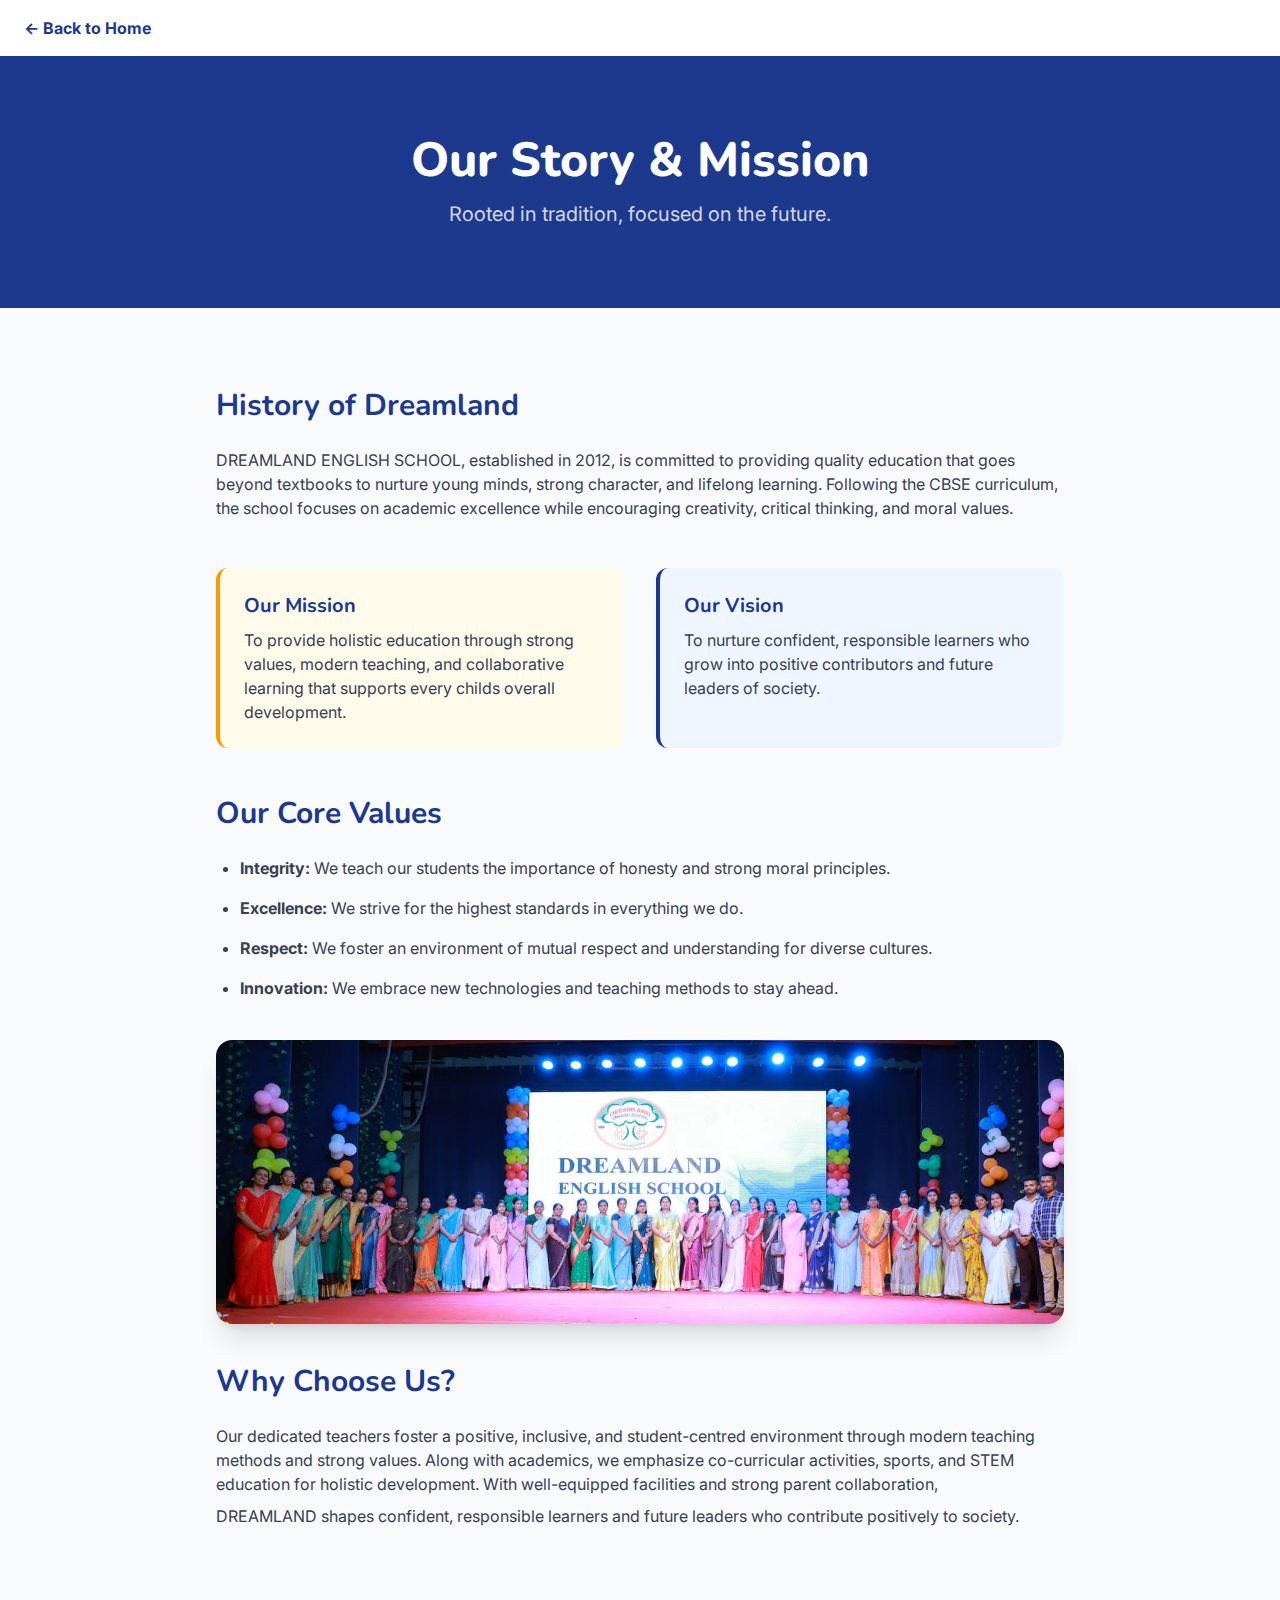
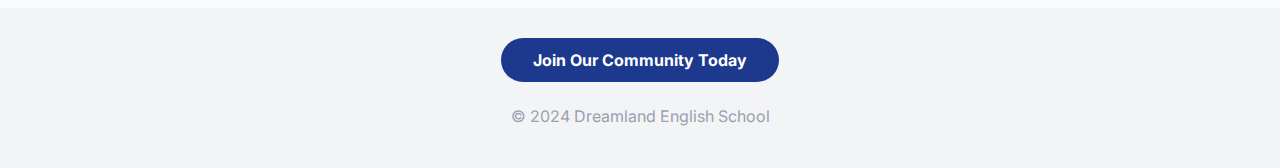
<file: about.html>
<!DOCTYPE html>
<html lang="en">
  <head>
    <meta charset="UTF-8" />
    <meta name="viewport" content="width=device-width, initial-scale=1.0" />
    <title>About Us | Dreamland English School</title>
    <link href="./src/output.css" rel="stylesheet" />
    <link rel="icon" type="image/png" href="./Assets/Logo/LogowithBg 1.png" />
    <link
      href="https://fonts.googleapis.com/css2?family=Inter:wght@300;400;600&family=Nunito:wght@700;800&display=swap"
      rel="stylesheet"
    />
    <style>
      body {
        font-family: "Inter", sans-serif;
      }
      h1,
      h2,
      h3,
      .font-heading {
        font-family: "Nunito", sans-serif;
      }
    </style>
  </head>
  <body class="bg-gray-50">
    <nav class="bg-white shadow-md">
      <div class="container mx-auto px-6 py-4">
        <a href="index.html" class="text-blue-900 font-bold"
          >&larr; Back to Home</a
        >
      </div>
    </nav>

    <header class="bg-blue-900 text-white py-20 text-center">
      <h1 class="text-5xl font-extrabold mb-4">Our Story & Mission</h1>
      <p class="text-xl opacity-80">
        Rooted in tradition, focused on the future.
      </p>
    </header>

    <section class="container mx-auto px-6 py-20 max-w-4xl">
      <div class="prose prose-lg text-gray-700">
        <h2 class="text-3xl font-bold text-blue-900 mb-6">
          History of Dreamland
        </h2>
        <p class="mb-8">
          DREAMLAND ENGLISH SCHOOL, established in 2012, is committed to
          providing quality education that goes beyond textbooks to nurture
          young minds, strong character, and lifelong learning. Following the
          CBSE curriculum, the school focuses on academic excellence while
          encouraging creativity, critical thinking, and moral values.
        </p>

        <div class="grid md:grid-cols-2 gap-8 my-12">
          <div class="bg-amber-50 p-6 rounded-xl border-l-4 border-amber-500">
            <h3 class="text-xl font-bold text-blue-900 mb-2">Our Mission</h3>
            <p>
              To provide holistic education through strong values, modern
              teaching, and collaborative learning that supports every childs
              overall development.
            </p>
          </div>
          <div class="bg-blue-50 p-6 rounded-xl border-l-4 border-blue-900">
            <h3 class="text-xl font-bold text-blue-900 mb-2">Our Vision</h3>
            <p>
              To nurture confident, responsible learners who grow into positive
              contributors and future leaders of society.
            </p>
          </div>
        </div>

        <h2 class="text-3xl font-bold text-blue-900 mb-6">Our Core Values</h2>
        <ul class="list-disc pl-6 space-y-4 mb-8">
          <li>
            <strong>Integrity:</strong> We teach our students the importance of
            honesty and strong moral principles.
          </li>
          <li>
            <strong>Excellence:</strong> We strive for the highest standards in
            everything we do.
          </li>
          <li>
            <strong>Respect:</strong> We foster an environment of mutual respect
            and understanding for diverse cultures.
          </li>
          <li>
            <strong>Innovation:</strong> We embrace new technologies and
            teaching methods to stay ahead.
          </li>
        </ul>

        <img
          src="./Assets/schoolImages/about.jpg"
          class="rounded-2xl shadow-xl my-10"
          alt="Students in library"
        />

        <h2 class="text-3xl font-bold text-blue-900 mb-6">Why Choose Us?</h2>
        <p>
          Our dedicated teachers foster a positive, inclusive, and
          student-centred environment through modern teaching methods and strong
          values. Along with academics, we emphasize co-curricular activities,
          sports, and STEM education for holistic development. With
          well-equipped facilities and strong parent collaboration,
        </p>
        <p class="mt-2">
          DREAMLAND shapes confident, responsible learners and future leaders
          who contribute positively to society.
        </p>
      </div>
    </section>

    <footer class="bg-gray-100 py-10 text-center">
      <a
        href="index.html#contact"
        class="bg-blue-900 text-white px-8 py-3 rounded-full font-bold"
        >Join Our Community Today</a
      >
      <p class="mt-8 text-gray-400">&copy; 2024 Dreamland English School</p>
    </footer>
  </body>
</html>
</file>
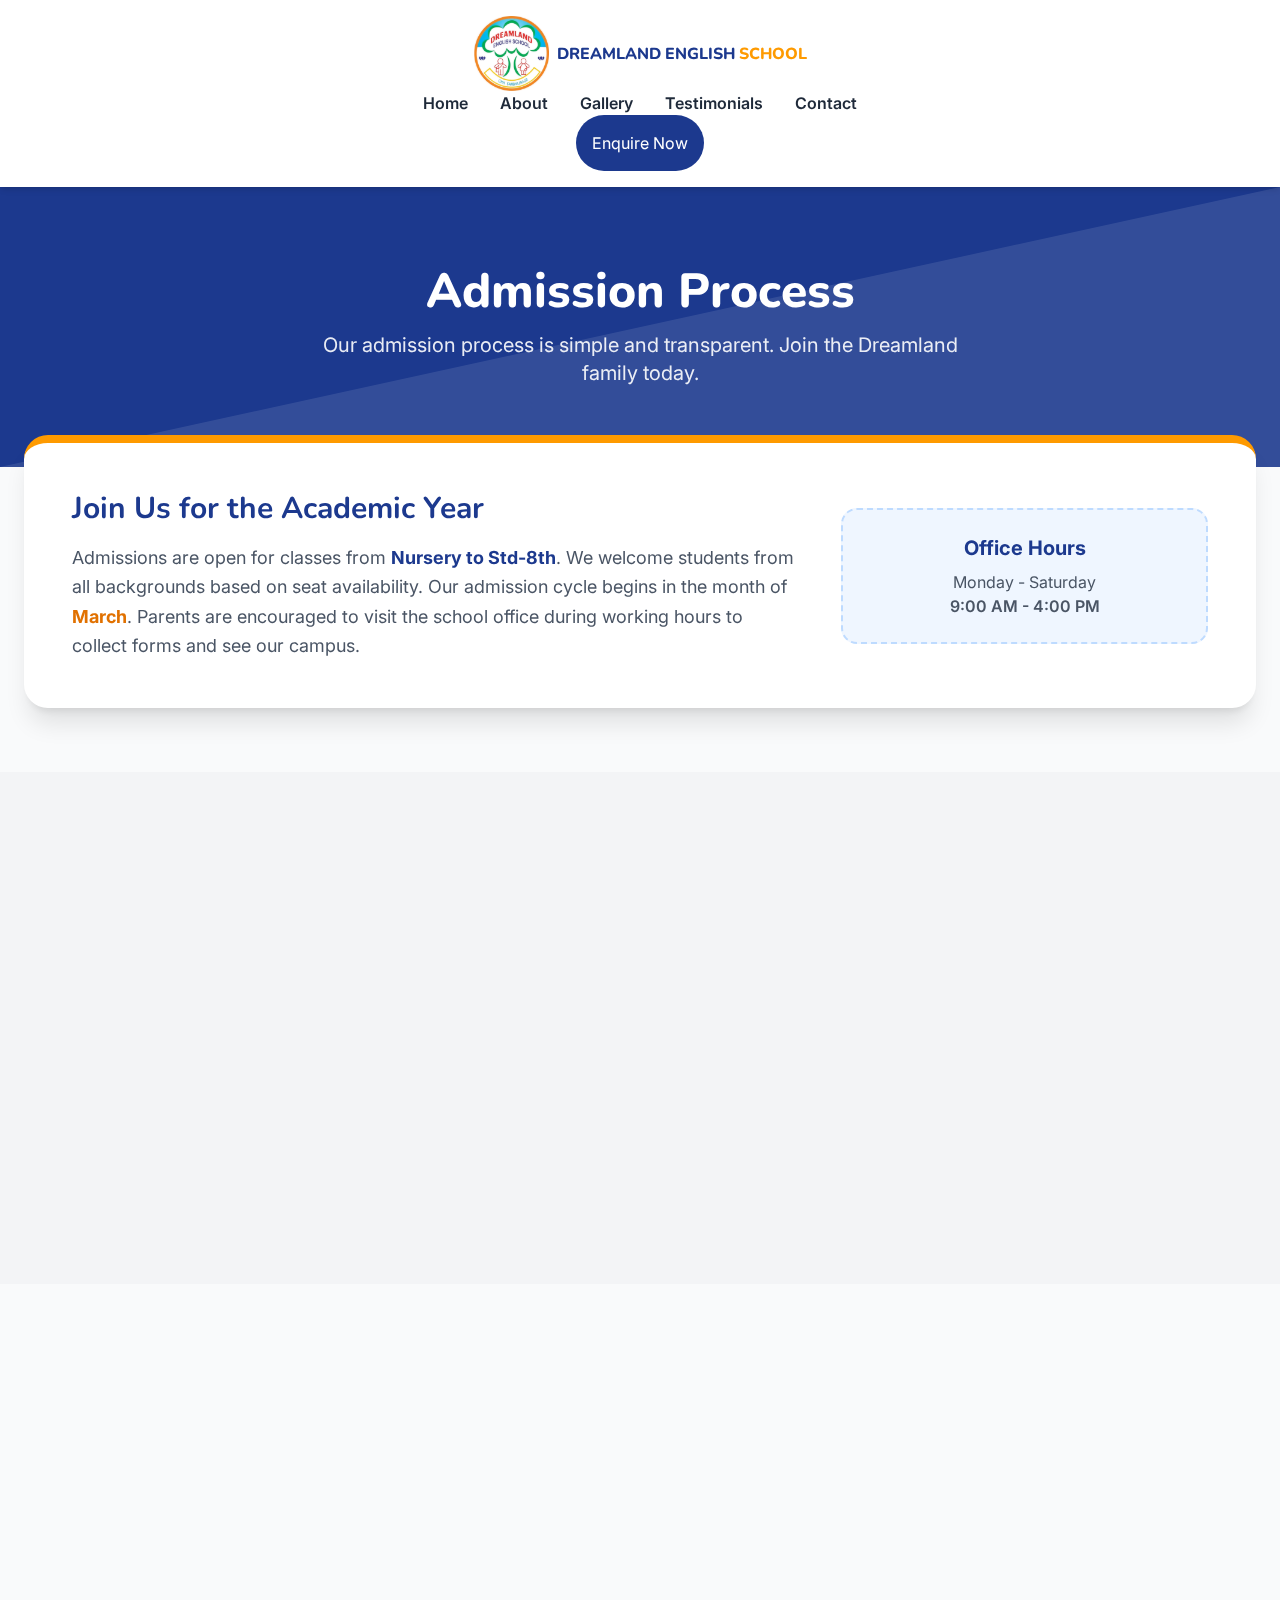
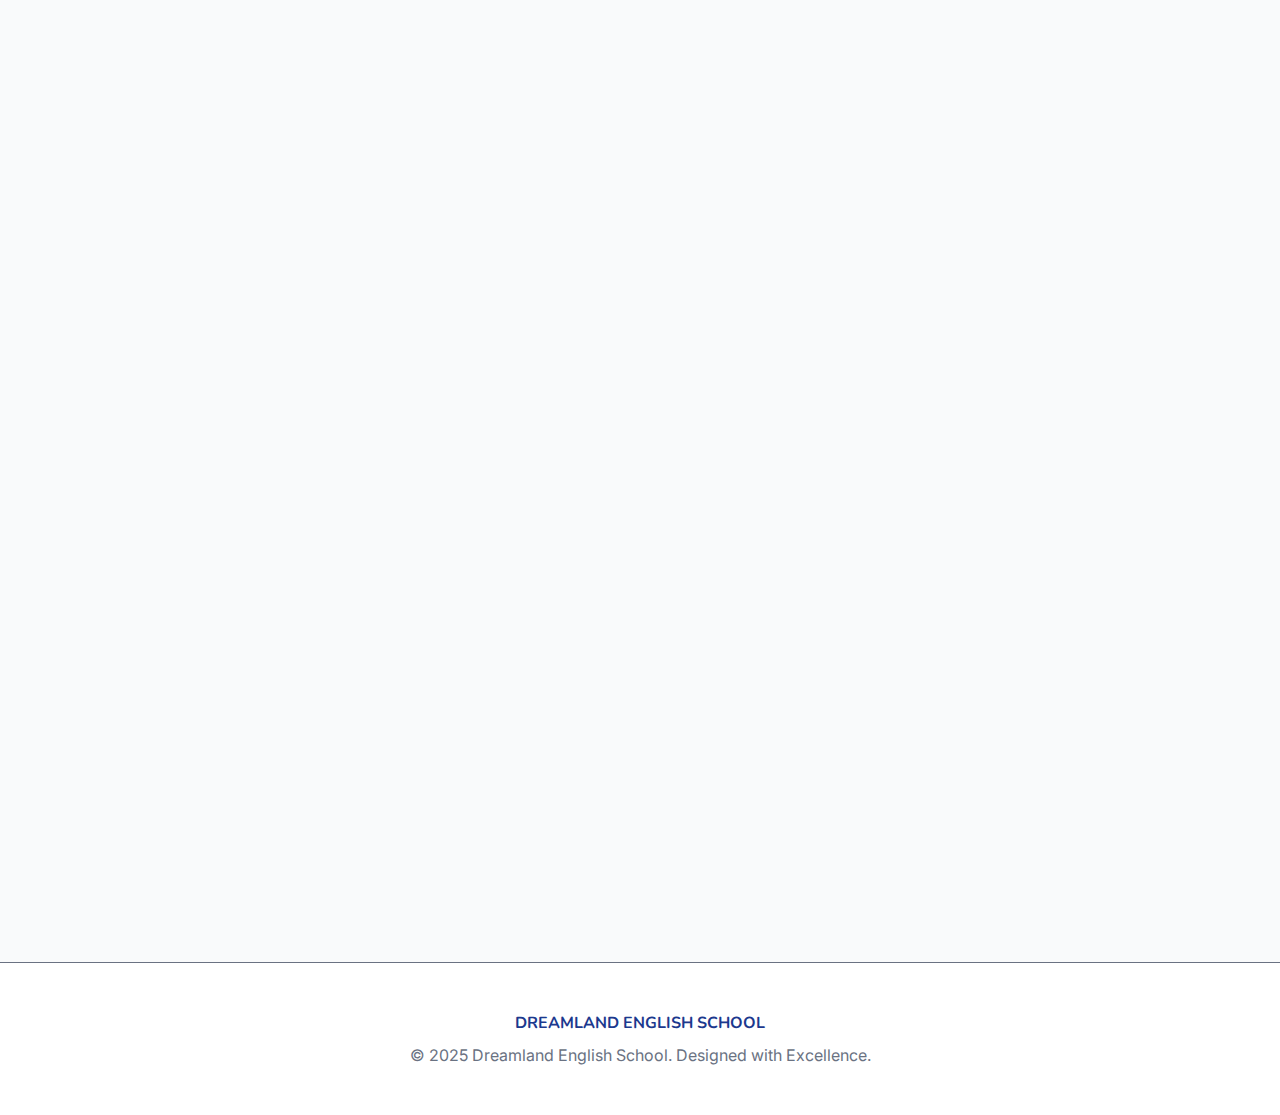
<file: admission-process.html>
<!DOCTYPE html>
<html lang="en">
  <head>
    <meta charset="UTF-8" />
    <meta name="viewport" content="width=device-width, initial-scale=1.0" />
    <title>Admissions | Dreamland English School</title>
    <link href="./src/output.css" rel="stylesheet" />
    <link rel="icon" type="image/png" href="./Assets/Logo/LogowithBg 1.png" />
    <!-- Fonts -->
    <link
      href="https://fonts.googleapis.com/css2?family=Inter:wght@300;400;600&family=Nunito:wght@700;800&display=swap"
      rel="stylesheet"
    />
    <!-- AOS CSS -->
    <link href="https://unpkg.com/aos@2.3.1/dist/aos.css" rel="stylesheet" />

    <style>
      body {
        font-family: "Inter", sans-serif;
      }
      h1,
      h2,
      h3,
      h4,
      .font-heading {
        font-family: "Nunito", sans-serif;
      }
      .step-card:hover .step-number {
        transform: scale(1.2) rotate(10deg);
      }
    </style>
  </head>
  <body class="bg-gray-50 text-gray-800 overflow-x-hidden">
    <!-- Navigation (Consistent with Home) -->

    <nav class="bg-white shadow-md sticky top-0 z-50 overflow-x-hidden">
      <div
        class="container mx-auto px-6 py-4 flex flex-col sm:flex-row justify-around md:justify-between items-center"
      >
        <div class="flex items-center gap-2">
          <img src="./Assets/Logo/DreamlandLogo.svg" alt="" class="w-[75px]" />
          <a
            href="#"
            class="text-md sm:text-xl font-extrabold text-blue-900 font-heading whitespace-nowrap"
          >
            DREAMLAND ENGLISH <span class="text-amber-500">SCHOOL</span>
          </a>
        </div>
        <div class="hidden md:flex space-x-8 font-semibold">
          <a href="#home" class="hover:text-blue-600 transition">Home</a>
          <a href="#about" class="hover:text-blue-600 transition">About</a>
          <a href="#gallery" class="hover:text-blue-600 transition">Gallery</a>
          <a href="#testimonials" class="hover:text-blue-600 transition"
            >Testimonials</a
          >
          <a href="#contact" class="hover:text-blue-600 transition">Contact</a>
        </div>
        <div
          class="bg-blue-900 inline-block p-4 rounded-full text-white text-md whitespace-nowrap"
        >
          <a href="index.html#contact">Enquire Now</a>
        </div>
      </div>
    </nav>

    <!-- Page Header -->
    <header
      class="bg-blue-900 py-20 text-center text-white relative overflow-hidden"
    >
      <div class="absolute inset-0 opacity-10">
        <svg
          class="w-full h-full"
          fill="currentColor"
          viewBox="0 0 100 100"
          preserveAspectRatio="none"
        >
          <path d="M0 100 L100 0 L100 100 Z"></path>
        </svg>
      </div>
      <div class="relative z-10" data-aos="fade-down">
        <h1 class="text-5xl font-extrabold mb-4">Admission Process</h1>
        <p class="text-xl opacity-90 max-w-2xl mx-auto px-4">
          Our admission process is simple and transparent. Join the Dreamland
          family today.
        </p>
      </div>
    </header>

    <!-- General Info Section -->
    <section class="py-16 container mx-auto px-6">
      <div
        class="bg-white p-8 md:p-12 rounded-3xl shadow-xl -mt-24 relative z-20 border-t-8 border-amber-500"
        data-aos="fade-up"
      >
        <div class="flex flex-col md:flex-row items-center gap-10">
          <div class="md:w-2/3">
            <h2 class="text-3xl font-bold text-blue-900 mb-4">
              Join Us for the Academic Year
            </h2>
            <p class="text-lg text-gray-600 leading-relaxed">
              Admissions are open for classes from
              <span class="font-bold text-blue-900">Nursery to Std-8th</span>.
              We welcome students from all backgrounds based on seat
              availability. Our admission cycle begins in the month of
              <span class="text-amber-600 font-bold">March</span>. Parents are
              encouraged to visit the school office during working hours to
              collect forms and see our campus.
            </p>
          </div>
          <div
            class="md:w-1/3 bg-blue-50 p-6 rounded-2xl border-2 border-dashed border-blue-200 text-center"
          >
            <p class="text-blue-900 font-bold text-xl mb-2">Office Hours</p>
            <p class="text-gray-600">Monday - Saturday</p>
            <p class="text-gray-600 font-semibold">9:00 AM - 4:00 PM</p>
          </div>
        </div>
      </div>
    </section>

    <!-- Steps to Apply Section -->
    <section class="py-20 bg-gray-100">
      <div class="container mx-auto px-6">
        <h2
          class="text-4xl font-bold text-center text-blue-900 mb-16"
          data-aos="fade-up"
        >
          📝 Steps to Apply
        </h2>
        <div class="grid md:grid-cols-4 gap-8">
          <!-- Step 1 -->
          <div
            class="step-card bg-white p-8 rounded-2xl shadow-md transition-all hover:shadow-xl"
            data-aos="fade-up"
            data-aos-delay="100"
          >
            <div
              class="step-number w-12 h-12 bg-amber-500 text-white rounded-full flex items-center justify-center text-2xl font-bold mb-6 transition-transform"
            >
              1
            </div>
            <h3 class="text-xl font-bold text-blue-900 mb-3">Obtain Form</h3>
            <p class="text-gray-600">
              Collect the official admission form from the school office during
              working hours.
            </p>
          </div>
          <!-- Step 2 -->
          <div
            class="step-card bg-white p-8 rounded-2xl shadow-md transition-all hover:shadow-xl"
            data-aos="fade-up"
            data-aos-delay="200"
          >
            <div
              class="step-number w-12 h-12 bg-blue-900 text-white rounded-full flex items-center justify-center text-2xl font-bold mb-6 transition-transform"
            >
              2
            </div>
            <h3 class="text-xl font-bold text-blue-900 mb-3">Submit Form</h3>
            <p class="text-gray-600">
              Submit the completed form along with all the required documents at
              the office.
            </p>
          </div>
          <!-- Step 3 -->
          <div
            class="step-card bg-white p-8 rounded-2xl shadow-md transition-all hover:shadow-xl"
            data-aos="fade-up"
            data-aos-delay="300"
          >
            <div
              class="step-number w-12 h-12 bg-amber-500 text-white rounded-full flex items-center justify-center text-2xl font-bold mb-6 transition-transform"
            >
              3
            </div>
            <h3 class="text-xl font-bold text-blue-900 mb-3">Interaction</h3>
            <p class="text-gray-600">
              From Grade 5th, students may be invited for a short interaction or
              assessment.
            </p>
          </div>
          <!-- Step 4 -->
          <div
            class="step-card bg-white p-8 rounded-2xl shadow-md transition-all hover:shadow-xl"
            data-aos="fade-up"
            data-aos-delay="400"
          >
            <div
              class="step-number w-12 h-12 bg-blue-900 text-white rounded-full flex items-center justify-center text-2xl font-bold mb-6 transition-transform"
            >
              4
            </div>
            <h3 class="text-xl font-bold text-blue-900 mb-3">Confirmation</h3>
            <p class="text-gray-600">
              Pay the required fees to confirm the seat once the candidate is
              selected.
            </p>
          </div>
        </div>
      </div>
    </section>

    <!-- Documents & Fees Section -->
    <section class="py-20 container mx-auto px-6">
      <div class="flex flex-col sm:flex-row gap-12">
        <!-- Documents Required -->
        <div
          class="bg-white p-8 md:p-12 rounded-3xl shadow-lg"
          data-aos="fade-right"
        >
          <h2
            class="text-3xl font-bold text-blue-900 mb-8 border-b-2 border-amber-500 pb-4 flex items-center"
          >
            <span class="mr-3">📄</span> Documents Required
          </h2>
          <ul class="space-y-4">
            <li class="flex items-start">
              <span class="text-amber-500 mr-3">✔</span>
              <div>
                <strong>Birth Certificate</strong> (Xerox copy) - Required for
                Nursery to Grade 1.
              </div>
            </li>
            <li class="flex items-start">
              <span class="text-amber-500 mr-3">✔</span>
              <div>
                <strong>Caste Certificate of Father</strong> (Xerox Copy) - If
                in category, required for Nursery to Grade 1.
              </div>
            </li>
            <li class="flex items-start">
              <span class="text-amber-500 mr-3">✔</span>
              <div>
                <strong>Recent Passport-size Photographs</strong> (Student)
              </div>
            </li>
            <li class="flex items-start">
              <span class="text-amber-500 mr-3">✔</span>
              <div>
                <strong>Transfer Certificate</strong> (Required for students
                from other schools)
              </div>
            </li>
            <li class="flex items-start">
              <span class="text-amber-500 mr-3">✔</span>
              <div>
                <strong>Previous Class Report Card</strong> (If applicable)
              </div>
            </li>
            <li class="flex items-start">
              <span class="text-amber-500 mr-3">✔</span>
              <div>
                <strong>Xerox Copy of Aadhar Card</strong> (Student and Parents)
              </div>
            </li>
          </ul>
        </div>

        <!-- Fees & Contact Info -->
        <div class="space-y-8" data-aos="fade-left">
          <!-- Fees Section -->
          <div class="bg-blue-900 text-white p-8 md:p-10 rounded-3xl shadow-xl">
            <h2
              class="text-3xl font-bold mb-6 text-amber-500 flex items-center"
            >
              <span class="mr-3">💰</span> Fees Structure
            </h2>
            <p class="mb-4 opacity-90 italic">
              Fees for the academic year must be paid in two installments:
            </p>
            <div class="space-y-4">
              <div
                class="flex items-center bg-blue-800 p-4 rounded-xl border-l-4 border-amber-500"
              >
                <p>
                  <strong>1st Installment:</strong> At the time of Admission
                  (New) / Month of June (Previous).
                </p>
              </div>
              <div
                class="flex items-center bg-blue-800 p-4 rounded-xl border-l-4 border-amber-500"
              >
                <p>
                  <strong>2nd Installment:</strong> To be paid in the month of
                  December.
                </p>
              </div>
            </div>
          </div>

          <!-- Contact Box -->
          <div
            class="bg-white p-8 rounded-3xl shadow-lg border-2 border-blue-50 overflow-x-hidden"
          >
            <h3 class="text-2xl font-bold text-blue-900 mb-6">
              School Location & Contact
            </h3>
            <div class="space-y-4 text-gray-600">
              <p class="flex items-start">
                <span class="bg-amber-100 p-2 rounded-lg mr-4 text-amber-600"
                  >📍</span
                >
                Tuljabhavani Chowk, Near Shrinivas Shoppee, Mayuri Park Road,
                Hursool, Chh. Sambhajinagar - 431001.
              </p>
              <p class="flex items-center">
                <span class="bg-amber-100 p-2 rounded-lg mr-4 text-amber-600"
                  >✉️</span
                >
                dreamlandenglishschool16@gmail.com
              </p>
              <p class="flex items-center font-bold text-blue-900">
                <span class="bg-amber-100 p-2 rounded-lg mr-4 text-amber-600"
                  >📞</span
                >
                8275326349 / 9049595746
              </p>
            </div>
          </div>
        </div>
      </div>
    </section>

    <!-- Footer -->
    <footer class="py-12 text-center text-gray-500 bg-white border-t mt-12">
      <p class="font-bold text-blue-900 mb-2 font-heading">
        DREAMLAND ENGLISH SCHOOL
      </p>
      <p>&copy; 2025 Dreamland English School. Designed with Excellence.</p>
    </footer>

    <!-- AOS JS -->
    <script src="https://unpkg.com/aos@2.3.1/dist/aos.js"></script>
    <script>
      AOS.init({
        duration: 1000,
        once: true,
      });

      AOS.init({
        once: true,
        disable: function () {
          return window.innerWidth < 768;
        },
      });
    </script>
  </body>
</html>
</file>
<file: src/output.css>
/*! tailwindcss v4.1.17 | MIT License | https://tailwindcss.com */
@layer properties;
@layer theme, base, components, utilities;
@layer theme {
  :root, :host {
    --font-sans: ui-sans-serif, system-ui, sans-serif, "Apple Color Emoji",
      "Segoe UI Emoji", "Segoe UI Symbol", "Noto Color Emoji";
    --font-mono: ui-monospace, SFMono-Regular, Menlo, Monaco, Consolas, "Liberation Mono",
      "Courier New", monospace;
    --color-amber-50: oklch(98.7% 0.022 95.277);
    --color-amber-100: oklch(96.2% 0.059 95.617);
    --color-amber-500: oklch(76.9% 0.188 70.08);
    --color-amber-600: oklch(66.6% 0.179 58.318);
    --color-green-100: oklch(96.2% 0.044 156.743);
    --color-green-600: oklch(62.7% 0.194 149.214);
    --color-blue-50: oklch(97% 0.014 254.604);
    --color-blue-200: oklch(88.2% 0.059 254.128);
    --color-blue-600: oklch(54.6% 0.245 262.881);
    --color-blue-800: oklch(42.4% 0.199 265.638);
    --color-blue-900: oklch(37.9% 0.146 265.522);
    --color-gray-50: oklch(98.5% 0.002 247.839);
    --color-gray-100: oklch(96.7% 0.003 264.542);
    --color-gray-400: oklch(70.7% 0.022 261.325);
    --color-gray-500: oklch(55.1% 0.027 264.364);
    --color-gray-600: oklch(44.6% 0.03 256.802);
    --color-gray-700: oklch(37.3% 0.034 259.733);
    --color-gray-800: oklch(27.8% 0.033 256.848);
    --color-gray-900: oklch(21% 0.034 264.665);
    --color-black: #000;
    --color-white: #fff;
    --spacing: 0.25rem;
    --container-2xl: 42rem;
    --container-4xl: 56rem;
    --text-lg: 1.125rem;
    --text-lg--line-height: calc(1.75 / 1.125);
    --text-xl: 1.25rem;
    --text-xl--line-height: calc(1.75 / 1.25);
    --text-2xl: 1.5rem;
    --text-2xl--line-height: calc(2 / 1.5);
    --text-3xl: 1.875rem;
    --text-3xl--line-height: calc(2.25 / 1.875);
    --text-4xl: 2.25rem;
    --text-4xl--line-height: calc(2.5 / 2.25);
    --text-5xl: 3rem;
    --text-5xl--line-height: 1;
    --text-7xl: 4.5rem;
    --text-7xl--line-height: 1;
    --font-weight-semibold: 600;
    --font-weight-bold: 700;
    --font-weight-extrabold: 800;
    --leading-relaxed: 1.625;
    --radius-lg: 0.5rem;
    --radius-xl: 0.75rem;
    --radius-2xl: 1rem;
    --radius-3xl: 1.5rem;
    --default-transition-duration: 150ms;
    --default-transition-timing-function: cubic-bezier(0.4, 0, 0.2, 1);
    --default-font-family: var(--font-sans);
    --default-mono-font-family: var(--font-mono);
  }
}
@layer base {
  *, ::after, ::before, ::backdrop, ::file-selector-button {
    box-sizing: border-box;
    margin: 0;
    padding: 0;
    border: 0 solid;
  }
  html, :host {
    line-height: 1.5;
    -webkit-text-size-adjust: 100%;
    tab-size: 4;
    font-family: var(--default-font-family, ui-sans-serif, system-ui, sans-serif, "Apple Color Emoji", "Segoe UI Emoji", "Segoe UI Symbol", "Noto Color Emoji");
    font-feature-settings: var(--default-font-feature-settings, normal);
    font-variation-settings: var(--default-font-variation-settings, normal);
    -webkit-tap-highlight-color: transparent;
  }
  hr {
    height: 0;
    color: inherit;
    border-top-width: 1px;
  }
  abbr:where([title]) {
    -webkit-text-decoration: underline dotted;
    text-decoration: underline dotted;
  }
  h1, h2, h3, h4, h5, h6 {
    font-size: inherit;
    font-weight: inherit;
  }
  a {
    color: inherit;
    -webkit-text-decoration: inherit;
    text-decoration: inherit;
  }
  b, strong {
    font-weight: bolder;
  }
  code, kbd, samp, pre {
    font-family: var(--default-mono-font-family, ui-monospace, SFMono-Regular, Menlo, Monaco, Consolas, "Liberation Mono", "Courier New", monospace);
    font-feature-settings: var(--default-mono-font-feature-settings, normal);
    font-variation-settings: var(--default-mono-font-variation-settings, normal);
    font-size: 1em;
  }
  small {
    font-size: 80%;
  }
  sub, sup {
    font-size: 75%;
    line-height: 0;
    position: relative;
    vertical-align: baseline;
  }
  sub {
    bottom: -0.25em;
  }
  sup {
    top: -0.5em;
  }
  table {
    text-indent: 0;
    border-color: inherit;
    border-collapse: collapse;
  }
  :-moz-focusring {
    outline: auto;
  }
  progress {
    vertical-align: baseline;
  }
  summary {
    display: list-item;
  }
  ol, ul, menu {
    list-style: none;
  }
  img, svg, video, canvas, audio, iframe, embed, object {
    display: block;
    vertical-align: middle;
  }
  img, video {
    max-width: 100%;
    height: auto;
  }
  button, input, select, optgroup, textarea, ::file-selector-button {
    font: inherit;
    font-feature-settings: inherit;
    font-variation-settings: inherit;
    letter-spacing: inherit;
    color: inherit;
    border-radius: 0;
    background-color: transparent;
    opacity: 1;
  }
  :where(select:is([multiple], [size])) optgroup {
    font-weight: bolder;
  }
  :where(select:is([multiple], [size])) optgroup option {
    padding-inline-start: 20px;
  }
  ::file-selector-button {
    margin-inline-end: 4px;
  }
  ::placeholder {
    opacity: 1;
  }
  @supports (not (-webkit-appearance: -apple-pay-button))  or (contain-intrinsic-size: 1px) {
    ::placeholder {
      color: currentcolor;
      @supports (color: color-mix(in lab, red, red)) {
        color: color-mix(in oklab, currentcolor 50%, transparent);
      }
    }
  }
  textarea {
    resize: vertical;
  }
  ::-webkit-search-decoration {
    -webkit-appearance: none;
  }
  ::-webkit-date-and-time-value {
    min-height: 1lh;
    text-align: inherit;
  }
  ::-webkit-datetime-edit {
    display: inline-flex;
  }
  ::-webkit-datetime-edit-fields-wrapper {
    padding: 0;
  }
  ::-webkit-datetime-edit, ::-webkit-datetime-edit-year-field, ::-webkit-datetime-edit-month-field, ::-webkit-datetime-edit-day-field, ::-webkit-datetime-edit-hour-field, ::-webkit-datetime-edit-minute-field, ::-webkit-datetime-edit-second-field, ::-webkit-datetime-edit-millisecond-field, ::-webkit-datetime-edit-meridiem-field {
    padding-block: 0;
  }
  ::-webkit-calendar-picker-indicator {
    line-height: 1;
  }
  :-moz-ui-invalid {
    box-shadow: none;
  }
  button, input:where([type="button"], [type="reset"], [type="submit"]), ::file-selector-button {
    appearance: button;
  }
  ::-webkit-inner-spin-button, ::-webkit-outer-spin-button {
    height: auto;
  }
  [hidden]:where(:not([hidden="until-found"])) {
    display: none !important;
  }
}
@layer utilities {
  .absolute {
    position: absolute;
  }
  .relative {
    position: relative;
  }
  .sticky {
    position: sticky;
  }
  .inset-0 {
    inset: calc(var(--spacing) * 0);
  }
  .top-0 {
    top: calc(var(--spacing) * 0);
  }
  .\!-bottom-2 {
    bottom: calc(var(--spacing) * -2) !important;
  }
  .z-10 {
    z-index: 10;
  }
  .z-20 {
    z-index: 20;
  }
  .z-30 {
    z-index: 30;
  }
  .z-50 {
    z-index: 50;
  }
  .col-span-1 {
    grid-column: span 1 / span 1;
  }
  .col-span-2 {
    grid-column: span 2 / span 2;
  }
  .row-span-1 {
    grid-row: span 1 / span 1;
  }
  .row-span-2 {
    grid-row: span 2 / span 2;
  }
  .container {
    width: 100%;
    @media (width >= 40rem) {
      max-width: 40rem;
    }
    @media (width >= 48rem) {
      max-width: 48rem;
    }
    @media (width >= 64rem) {
      max-width: 64rem;
    }
    @media (width >= 80rem) {
      max-width: 80rem;
    }
    @media (width >= 96rem) {
      max-width: 96rem;
    }
  }
  .mx-auto {
    margin-inline: auto;
  }
  .my-10 {
    margin-block: calc(var(--spacing) * 10);
  }
  .my-12 {
    margin-block: calc(var(--spacing) * 12);
  }
  .-mt-24 {
    margin-top: calc(var(--spacing) * -24);
  }
  .mt-2 {
    margin-top: calc(var(--spacing) * 2);
  }
  .mt-4 {
    margin-top: calc(var(--spacing) * 4);
  }
  .mt-6 {
    margin-top: calc(var(--spacing) * 6);
  }
  .mt-8 {
    margin-top: calc(var(--spacing) * 8);
  }
  .mt-12 {
    margin-top: calc(var(--spacing) * 12);
  }
  .mr-3 {
    margin-right: calc(var(--spacing) * 3);
  }
  .mr-4 {
    margin-right: calc(var(--spacing) * 4);
  }
  .mb-2 {
    margin-bottom: calc(var(--spacing) * 2);
  }
  .mb-3 {
    margin-bottom: calc(var(--spacing) * 3);
  }
  .mb-4 {
    margin-bottom: calc(var(--spacing) * 4);
  }
  .mb-6 {
    margin-bottom: calc(var(--spacing) * 6);
  }
  .mb-8 {
    margin-bottom: calc(var(--spacing) * 8);
  }
  .mb-12 {
    margin-bottom: calc(var(--spacing) * 12);
  }
  .mb-16 {
    margin-bottom: calc(var(--spacing) * 16);
  }
  .block {
    display: block;
  }
  .flex {
    display: flex;
  }
  .grid {
    display: grid;
  }
  .hidden {
    display: none;
  }
  .inline-block {
    display: inline-block;
  }
  .h-12 {
    height: calc(var(--spacing) * 12);
  }
  .h-20 {
    height: calc(var(--spacing) * 20);
  }
  .h-32 {
    height: calc(var(--spacing) * 32);
  }
  .h-40 {
    height: calc(var(--spacing) * 40);
  }
  .h-60 {
    height: calc(var(--spacing) * 60);
  }
  .h-\[80vh\] {
    height: 80vh;
  }
  .h-\[85vh\] {
    height: 85vh;
  }
  .h-\[400px\] {
    height: 400px;
  }
  .h-\[450px\] {
    height: 450px;
  }
  .h-full {
    height: 100%;
  }
  .max-h-\[85\%\] {
    max-height: 85%;
  }
  .max-h-\[90\%\] {
    max-height: 90%;
  }
  .w-1\.5 {
    width: calc(var(--spacing) * 1.5);
  }
  .w-1\/2 {
    width: calc(1/2 * 100%);
  }
  .w-12 {
    width: calc(var(--spacing) * 12);
  }
  .w-20 {
    width: calc(var(--spacing) * 20);
  }
  .w-40 {
    width: calc(var(--spacing) * 40);
  }
  .w-60 {
    width: calc(var(--spacing) * 60);
  }
  .w-\[20px\] {
    width: 20px;
  }
  .w-\[50px\] {
    width: 50px;
  }
  .w-\[75px\] {
    width: 75px;
  }
  .w-full {
    width: 100%;
  }
  .max-w-2xl {
    max-width: var(--container-2xl);
  }
  .max-w-4xl {
    max-width: var(--container-4xl);
  }
  .max-w-\[85\%\] {
    max-width: 85%;
  }
  .max-w-\[90\%\] {
    max-width: 90%;
  }
  .grow {
    flex-grow: 1;
  }
  .scale-95 {
    --tw-scale-x: 95%;
    --tw-scale-y: 95%;
    --tw-scale-z: 95%;
    scale: var(--tw-scale-x) var(--tw-scale-y);
  }
  .scale-100 {
    --tw-scale-x: 100%;
    --tw-scale-y: 100%;
    --tw-scale-z: 100%;
    scale: var(--tw-scale-x) var(--tw-scale-y);
  }
  .transform {
    transform: var(--tw-rotate-x,) var(--tw-rotate-y,) var(--tw-rotate-z,) var(--tw-skew-x,) var(--tw-skew-y,);
  }
  .cursor-pointer {
    cursor: pointer;
  }
  .list-disc {
    list-style-type: disc;
  }
  .flex-col {
    flex-direction: column;
  }
  .items-center {
    align-items: center;
  }
  .items-start {
    align-items: flex-start;
  }
  .justify-between {
    justify-content: space-between;
  }
  .justify-center {
    justify-content: center;
  }
  .gap-2 {
    gap: calc(var(--spacing) * 2);
  }
  .gap-4 {
    gap: calc(var(--spacing) * 4);
  }
  .gap-8 {
    gap: calc(var(--spacing) * 8);
  }
  .gap-10 {
    gap: calc(var(--spacing) * 10);
  }
  .gap-12 {
    gap: calc(var(--spacing) * 12);
  }
  .gap-16 {
    gap: calc(var(--spacing) * 16);
  }
  .space-y-4 {
    :where(& > :not(:last-child)) {
      --tw-space-y-reverse: 0;
      margin-block-start: calc(calc(var(--spacing) * 4) * var(--tw-space-y-reverse));
      margin-block-end: calc(calc(var(--spacing) * 4) * calc(1 - var(--tw-space-y-reverse)));
    }
  }
  .space-y-6 {
    :where(& > :not(:last-child)) {
      --tw-space-y-reverse: 0;
      margin-block-start: calc(calc(var(--spacing) * 6) * var(--tw-space-y-reverse));
      margin-block-end: calc(calc(var(--spacing) * 6) * calc(1 - var(--tw-space-y-reverse)));
    }
  }
  .space-y-8 {
    :where(& > :not(:last-child)) {
      --tw-space-y-reverse: 0;
      margin-block-start: calc(calc(var(--spacing) * 8) * var(--tw-space-y-reverse));
      margin-block-end: calc(calc(var(--spacing) * 8) * calc(1 - var(--tw-space-y-reverse)));
    }
  }
  .space-x-8 {
    :where(& > :not(:last-child)) {
      --tw-space-x-reverse: 0;
      margin-inline-start: calc(calc(var(--spacing) * 8) * var(--tw-space-x-reverse));
      margin-inline-end: calc(calc(var(--spacing) * 8) * calc(1 - var(--tw-space-x-reverse)));
    }
  }
  .overflow-hidden {
    overflow: hidden;
  }
  .rounded {
    border-radius: 0.25rem;
  }
  .rounded-2xl {
    border-radius: var(--radius-2xl);
  }
  .rounded-3xl {
    border-radius: var(--radius-3xl);
  }
  .rounded-full {
    border-radius: calc(infinity * 1px);
  }
  .rounded-lg {
    border-radius: var(--radius-lg);
  }
  .rounded-xl {
    border-radius: var(--radius-xl);
  }
  .border {
    border-style: var(--tw-border-style);
    border-width: 1px;
  }
  .border-2 {
    border-style: var(--tw-border-style);
    border-width: 2px;
  }
  .border-4 {
    border-style: var(--tw-border-style);
    border-width: 4px;
  }
  .border-t {
    border-top-style: var(--tw-border-style);
    border-top-width: 1px;
  }
  .border-t-4 {
    border-top-style: var(--tw-border-style);
    border-top-width: 4px;
  }
  .border-t-8 {
    border-top-style: var(--tw-border-style);
    border-top-width: 8px;
  }
  .border-b-2 {
    border-bottom-style: var(--tw-border-style);
    border-bottom-width: 2px;
  }
  .border-b-4 {
    border-bottom-style: var(--tw-border-style);
    border-bottom-width: 4px;
  }
  .border-l-4 {
    border-left-style: var(--tw-border-style);
    border-left-width: 4px;
  }
  .border-dashed {
    --tw-border-style: dashed;
    border-style: dashed;
  }
  .border-amber-500 {
    border-color: var(--color-amber-500);
  }
  .border-blue-50 {
    border-color: var(--color-blue-50);
  }
  .border-blue-200 {
    border-color: var(--color-blue-200);
  }
  .border-blue-900 {
    border-color: var(--color-blue-900);
  }
  .border-gray-100 {
    border-color: var(--color-gray-100);
  }
  .bg-amber-50 {
    background-color: var(--color-amber-50);
  }
  .bg-amber-100 {
    background-color: var(--color-amber-100);
  }
  .bg-amber-500 {
    background-color: var(--color-amber-500);
  }
  .bg-black\/40 {
    background-color: color-mix(in srgb, #000 40%, transparent);
    @supports (color: color-mix(in lab, red, red)) {
      background-color: color-mix(in oklab, var(--color-black) 40%, transparent);
    }
  }
  .bg-black\/50 {
    background-color: color-mix(in srgb, #000 50%, transparent);
    @supports (color: color-mix(in lab, red, red)) {
      background-color: color-mix(in oklab, var(--color-black) 50%, transparent);
    }
  }
  .bg-blue-50 {
    background-color: var(--color-blue-50);
  }
  .bg-blue-800 {
    background-color: var(--color-blue-800);
  }
  .bg-blue-900 {
    background-color: var(--color-blue-900);
  }
  .bg-gray-50 {
    background-color: var(--color-gray-50);
  }
  .bg-gray-100 {
    background-color: var(--color-gray-100);
  }
  .bg-gray-900 {
    background-color: var(--color-gray-900);
  }
  .bg-green-100 {
    background-color: var(--color-green-100);
  }
  .bg-white {
    background-color: var(--color-white);
  }
  .object-cover {
    object-fit: cover;
  }
  .p-2 {
    padding: calc(var(--spacing) * 2);
  }
  .p-3 {
    padding: calc(var(--spacing) * 3);
  }
  .p-4 {
    padding: calc(var(--spacing) * 4);
  }
  .p-6 {
    padding: calc(var(--spacing) * 6);
  }
  .p-8 {
    padding: calc(var(--spacing) * 8);
  }
  .p-10 {
    padding: calc(var(--spacing) * 10);
  }
  .px-4 {
    padding-inline: calc(var(--spacing) * 4);
  }
  .px-6 {
    padding-inline: calc(var(--spacing) * 6);
  }
  .px-8 {
    padding-inline: calc(var(--spacing) * 8);
  }
  .py-2 {
    padding-block: calc(var(--spacing) * 2);
  }
  .py-3 {
    padding-block: calc(var(--spacing) * 3);
  }
  .py-4 {
    padding-block: calc(var(--spacing) * 4);
  }
  .py-10 {
    padding-block: calc(var(--spacing) * 10);
  }
  .py-12 {
    padding-block: calc(var(--spacing) * 12);
  }
  .py-16 {
    padding-block: calc(var(--spacing) * 16);
  }
  .py-20 {
    padding-block: calc(var(--spacing) * 20);
  }
  .py-24 {
    padding-block: calc(var(--spacing) * 24);
  }
  .pb-4 {
    padding-bottom: calc(var(--spacing) * 4);
  }
  .pl-6 {
    padding-left: calc(var(--spacing) * 6);
  }
  .text-center {
    text-align: center;
  }
  .text-2xl {
    font-size: var(--text-2xl);
    line-height: var(--tw-leading, var(--text-2xl--line-height));
  }
  .text-3xl {
    font-size: var(--text-3xl);
    line-height: var(--tw-leading, var(--text-3xl--line-height));
  }
  .text-4xl {
    font-size: var(--text-4xl);
    line-height: var(--tw-leading, var(--text-4xl--line-height));
  }
  .text-5xl {
    font-size: var(--text-5xl);
    line-height: var(--tw-leading, var(--text-5xl--line-height));
  }
  .text-lg {
    font-size: var(--text-lg);
    line-height: var(--tw-leading, var(--text-lg--line-height));
  }
  .text-xl {
    font-size: var(--text-xl);
    line-height: var(--tw-leading, var(--text-xl--line-height));
  }
  .leading-relaxed {
    --tw-leading: var(--leading-relaxed);
    line-height: var(--leading-relaxed);
  }
  .font-bold {
    --tw-font-weight: var(--font-weight-bold);
    font-weight: var(--font-weight-bold);
  }
  .font-extrabold {
    --tw-font-weight: var(--font-weight-extrabold);
    font-weight: var(--font-weight-extrabold);
  }
  .font-semibold {
    --tw-font-weight: var(--font-weight-semibold);
    font-weight: var(--font-weight-semibold);
  }
  .text-amber-500 {
    color: var(--color-amber-500);
  }
  .text-amber-600 {
    color: var(--color-amber-600);
  }
  .text-blue-600 {
    color: var(--color-blue-600);
  }
  .text-blue-900 {
    color: var(--color-blue-900);
  }
  .text-gray-400 {
    color: var(--color-gray-400);
  }
  .text-gray-500 {
    color: var(--color-gray-500);
  }
  .text-gray-600 {
    color: var(--color-gray-600);
  }
  .text-gray-700 {
    color: var(--color-gray-700);
  }
  .text-gray-800 {
    color: var(--color-gray-800);
  }
  .text-green-600 {
    color: var(--color-green-600);
  }
  .text-white {
    color: var(--color-white);
  }
  .italic {
    font-style: italic;
  }
  .underline-offset-8 {
    text-underline-offset: 8px;
  }
  .opacity-10 {
    opacity: 10%;
  }
  .opacity-80 {
    opacity: 80%;
  }
  .opacity-90 {
    opacity: 90%;
  }
  .shadow-2xl {
    --tw-shadow: 0 25px 50px -12px var(--tw-shadow-color, rgb(0 0 0 / 0.25));
    box-shadow: var(--tw-inset-shadow), var(--tw-inset-ring-shadow), var(--tw-ring-offset-shadow), var(--tw-ring-shadow), var(--tw-shadow);
  }
  .shadow-lg {
    --tw-shadow: 0 10px 15px -3px var(--tw-shadow-color, rgb(0 0 0 / 0.1)), 0 4px 6px -4px var(--tw-shadow-color, rgb(0 0 0 / 0.1));
    box-shadow: var(--tw-inset-shadow), var(--tw-inset-ring-shadow), var(--tw-ring-offset-shadow), var(--tw-ring-shadow), var(--tw-shadow);
  }
  .shadow-md {
    --tw-shadow: 0 4px 6px -1px var(--tw-shadow-color, rgb(0 0 0 / 0.1)), 0 2px 4px -2px var(--tw-shadow-color, rgb(0 0 0 / 0.1));
    box-shadow: var(--tw-inset-shadow), var(--tw-inset-ring-shadow), var(--tw-ring-offset-shadow), var(--tw-ring-shadow), var(--tw-shadow);
  }
  .shadow-xl {
    --tw-shadow: 0 20px 25px -5px var(--tw-shadow-color, rgb(0 0 0 / 0.1)), 0 8px 10px -6px var(--tw-shadow-color, rgb(0 0 0 / 0.1));
    box-shadow: var(--tw-inset-shadow), var(--tw-inset-ring-shadow), var(--tw-ring-offset-shadow), var(--tw-ring-shadow), var(--tw-shadow);
  }
  .transition {
    transition-property: color, background-color, border-color, outline-color, text-decoration-color, fill, stroke, --tw-gradient-from, --tw-gradient-via, --tw-gradient-to, opacity, box-shadow, transform, translate, scale, rotate, filter, -webkit-backdrop-filter, backdrop-filter, display, content-visibility, overlay, pointer-events;
    transition-timing-function: var(--tw-ease, var(--default-transition-timing-function));
    transition-duration: var(--tw-duration, var(--default-transition-duration));
  }
  .transition-all {
    transition-property: all;
    transition-timing-function: var(--tw-ease, var(--default-transition-timing-function));
    transition-duration: var(--tw-duration, var(--default-transition-duration));
  }
  .transition-opacity {
    transition-property: opacity;
    transition-timing-function: var(--tw-ease, var(--default-transition-timing-function));
    transition-duration: var(--tw-duration, var(--default-transition-duration));
  }
  .transition-transform {
    transition-property: transform, translate, scale, rotate;
    transition-timing-function: var(--tw-ease, var(--default-transition-timing-function));
    transition-duration: var(--tw-duration, var(--default-transition-duration));
  }
  .duration-500 {
    --tw-duration: 500ms;
    transition-duration: 500ms;
  }
  .outline-none {
    --tw-outline-style: none;
    outline-style: none;
  }
  .hover\:-translate-y-1 {
    &:hover {
      @media (hover: hover) {
        --tw-translate-y: calc(var(--spacing) * -1);
        translate: var(--tw-translate-x) var(--tw-translate-y);
      }
    }
  }
  .hover\:scale-105 {
    &:hover {
      @media (hover: hover) {
        --tw-scale-x: 105%;
        --tw-scale-y: 105%;
        --tw-scale-z: 105%;
        scale: var(--tw-scale-x) var(--tw-scale-y);
      }
    }
  }
  .hover\:scale-110 {
    &:hover {
      @media (hover: hover) {
        --tw-scale-x: 110%;
        --tw-scale-y: 110%;
        --tw-scale-z: 110%;
        scale: var(--tw-scale-x) var(--tw-scale-y);
      }
    }
  }
  .hover\:bg-amber-600 {
    &:hover {
      @media (hover: hover) {
        background-color: var(--color-amber-600);
      }
    }
  }
  .hover\:bg-blue-800 {
    &:hover {
      @media (hover: hover) {
        background-color: var(--color-blue-800);
      }
    }
  }
  .hover\:bg-gray-100 {
    &:hover {
      @media (hover: hover) {
        background-color: var(--color-gray-100);
      }
    }
  }
  .hover\:text-blue-600 {
    &:hover {
      @media (hover: hover) {
        color: var(--color-blue-600);
      }
    }
  }
  .hover\:underline {
    &:hover {
      @media (hover: hover) {
        text-decoration-line: underline;
      }
    }
  }
  .hover\:shadow-2xl {
    &:hover {
      @media (hover: hover) {
        --tw-shadow: 0 25px 50px -12px var(--tw-shadow-color, rgb(0 0 0 / 0.25));
        box-shadow: var(--tw-inset-shadow), var(--tw-inset-ring-shadow), var(--tw-ring-offset-shadow), var(--tw-ring-shadow), var(--tw-shadow);
      }
    }
  }
  .hover\:shadow-xl {
    &:hover {
      @media (hover: hover) {
        --tw-shadow: 0 20px 25px -5px var(--tw-shadow-color, rgb(0 0 0 / 0.1)), 0 8px 10px -6px var(--tw-shadow-color, rgb(0 0 0 / 0.1));
        box-shadow: var(--tw-inset-shadow), var(--tw-inset-ring-shadow), var(--tw-ring-offset-shadow), var(--tw-ring-shadow), var(--tw-shadow);
      }
    }
  }
  .focus\:border-amber-500 {
    &:focus {
      border-color: var(--color-amber-500);
    }
  }
  .focus\:outline-blue-900 {
    &:focus {
      outline-color: var(--color-blue-900);
    }
  }
  .md\:col-span-2 {
    @media (width >= 48rem) {
      grid-column: span 2 / span 2;
    }
  }
  .md\:flex {
    @media (width >= 48rem) {
      display: flex;
    }
  }
  .md\:w-1\/2 {
    @media (width >= 48rem) {
      width: calc(1/2 * 100%);
    }
  }
  .md\:w-1\/3 {
    @media (width >= 48rem) {
      width: calc(1/3 * 100%);
    }
  }
  .md\:w-2\/3 {
    @media (width >= 48rem) {
      width: calc(2/3 * 100%);
    }
  }
  .md\:grid-cols-2 {
    @media (width >= 48rem) {
      grid-template-columns: repeat(2, minmax(0, 1fr));
    }
  }
  .md\:grid-cols-3 {
    @media (width >= 48rem) {
      grid-template-columns: repeat(3, minmax(0, 1fr));
    }
  }
  .md\:grid-cols-4 {
    @media (width >= 48rem) {
      grid-template-columns: repeat(4, minmax(0, 1fr));
    }
  }
  .md\:flex-row {
    @media (width >= 48rem) {
      flex-direction: row;
    }
  }
  .md\:p-10 {
    @media (width >= 48rem) {
      padding: calc(var(--spacing) * 10);
    }
  }
  .md\:p-12 {
    @media (width >= 48rem) {
      padding: calc(var(--spacing) * 12);
    }
  }
  .md\:text-2xl {
    @media (width >= 48rem) {
      font-size: var(--text-2xl);
      line-height: var(--tw-leading, var(--text-2xl--line-height));
    }
  }
  .md\:text-7xl {
    @media (width >= 48rem) {
      font-size: var(--text-7xl);
      line-height: var(--tw-leading, var(--text-7xl--line-height));
    }
  }
}
@property --tw-scale-x {
  syntax: "*";
  inherits: false;
  initial-value: 1;
}
@property --tw-scale-y {
  syntax: "*";
  inherits: false;
  initial-value: 1;
}
@property --tw-scale-z {
  syntax: "*";
  inherits: false;
  initial-value: 1;
}
@property --tw-rotate-x {
  syntax: "*";
  inherits: false;
}
@property --tw-rotate-y {
  syntax: "*";
  inherits: false;
}
@property --tw-rotate-z {
  syntax: "*";
  inherits: false;
}
@property --tw-skew-x {
  syntax: "*";
  inherits: false;
}
@property --tw-skew-y {
  syntax: "*";
  inherits: false;
}
@property --tw-space-y-reverse {
  syntax: "*";
  inherits: false;
  initial-value: 0;
}
@property --tw-space-x-reverse {
  syntax: "*";
  inherits: false;
  initial-value: 0;
}
@property --tw-border-style {
  syntax: "*";
  inherits: false;
  initial-value: solid;
}
@property --tw-leading {
  syntax: "*";
  inherits: false;
}
@property --tw-font-weight {
  syntax: "*";
  inherits: false;
}
@property --tw-shadow {
  syntax: "*";
  inherits: false;
  initial-value: 0 0 #0000;
}
@property --tw-shadow-color {
  syntax: "*";
  inherits: false;
}
@property --tw-shadow-alpha {
  syntax: "<percentage>";
  inherits: false;
  initial-value: 100%;
}
@property --tw-inset-shadow {
  syntax: "*";
  inherits: false;
  initial-value: 0 0 #0000;
}
@property --tw-inset-shadow-color {
  syntax: "*";
  inherits: false;
}
@property --tw-inset-shadow-alpha {
  syntax: "<percentage>";
  inherits: false;
  initial-value: 100%;
}
@property --tw-ring-color {
  syntax: "*";
  inherits: false;
}
@property --tw-ring-shadow {
  syntax: "*";
  inherits: false;
  initial-value: 0 0 #0000;
}
@property --tw-inset-ring-color {
  syntax: "*";
  inherits: false;
}
@property --tw-inset-ring-shadow {
  syntax: "*";
  inherits: false;
  initial-value: 0 0 #0000;
}
@property --tw-ring-inset {
  syntax: "*";
  inherits: false;
}
@property --tw-ring-offset-width {
  syntax: "<length>";
  inherits: false;
  initial-value: 0px;
}
@property --tw-ring-offset-color {
  syntax: "*";
  inherits: false;
  initial-value: #fff;
}
@property --tw-ring-offset-shadow {
  syntax: "*";
  inherits: false;
  initial-value: 0 0 #0000;
}
@property --tw-duration {
  syntax: "*";
  inherits: false;
}
@property --tw-translate-x {
  syntax: "*";
  inherits: false;
  initial-value: 0;
}
@property --tw-translate-y {
  syntax: "*";
  inherits: false;
  initial-value: 0;
}
@property --tw-translate-z {
  syntax: "*";
  inherits: false;
  initial-value: 0;
}
@layer properties {
  @supports ((-webkit-hyphens: none) and (not (margin-trim: inline))) or ((-moz-orient: inline) and (not (color:rgb(from red r g b)))) {
    *, ::before, ::after, ::backdrop {
      --tw-scale-x: 1;
      --tw-scale-y: 1;
      --tw-scale-z: 1;
      --tw-rotate-x: initial;
      --tw-rotate-y: initial;
      --tw-rotate-z: initial;
      --tw-skew-x: initial;
      --tw-skew-y: initial;
      --tw-space-y-reverse: 0;
      --tw-space-x-reverse: 0;
      --tw-border-style: solid;
      --tw-leading: initial;
      --tw-font-weight: initial;
      --tw-shadow: 0 0 #0000;
      --tw-shadow-color: initial;
      --tw-shadow-alpha: 100%;
      --tw-inset-shadow: 0 0 #0000;
      --tw-inset-shadow-color: initial;
      --tw-inset-shadow-alpha: 100%;
      --tw-ring-color: initial;
      --tw-ring-shadow: 0 0 #0000;
      --tw-inset-ring-color: initial;
      --tw-inset-ring-shadow: 0 0 #0000;
      --tw-ring-inset: initial;
      --tw-ring-offset-width: 0px;
      --tw-ring-offset-color: #fff;
      --tw-ring-offset-shadow: 0 0 #0000;
      --tw-duration: initial;
      --tw-translate-x: 0;
      --tw-translate-y: 0;
      --tw-translate-z: 0;
    }
  }
}
</file>
